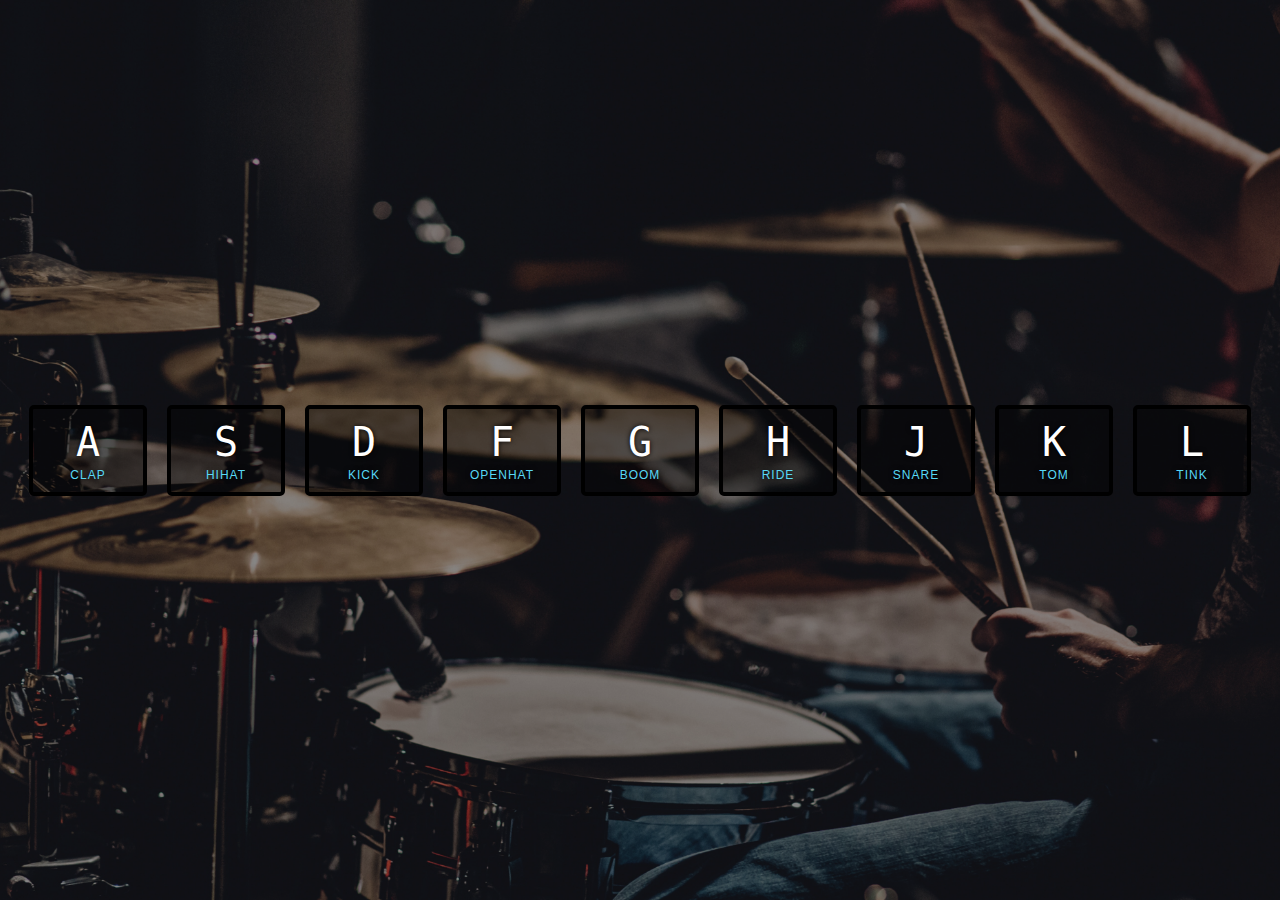
<file: Drum-Player/index.html>
<!DOCTYPE html>
<html lang="en">
<head>
  <meta charset="UTF-8">
  <title>Drum Player</title>
  <link rel="stylesheet" href="./css/style.css">
</head>
<body>


  <div class="keys">
    <div data-key="65" class="key">
      <kbd>A</kbd>
      <span class="sound">clap</span>
    </div>
    <div data-key="83" class="key">
      <kbd>S</kbd>
      <span class="sound">hihat</span>
    </div>
    <div data-key="68" class="key">
      <kbd>D</kbd>
      <span class="sound">kick</span>
    </div>
    <div data-key="70" class="key">
      <kbd>F</kbd>
      <span class="sound">openhat</span>
    </div>
    <div data-key="71" class="key">
      <kbd>G</kbd>
      <span class="sound">boom</span>
    </div>
    <div data-key="72" class="key">
      <kbd>H</kbd>
      <span class="sound">ride</span>
    </div>
    <div data-key="74" class="key">
      <kbd>J</kbd>
      <span class="sound">snare</span>
    </div>
    <div data-key="75" class="key">
      <kbd>K</kbd>
      <span class="sound">tom</span>
    </div>
    <div data-key="76" class="key">
      <kbd>L</kbd>
      <span class="sound">tink</span>
    </div>
  </div>

  <audio data-key="65" src="sounds/clap.wav"></audio>
  <audio data-key="83" src="sounds/hihat.wav"></audio>
  <audio data-key="68" src="sounds/kick.wav"></audio>
  <audio data-key="70" src="sounds/openhat.wav"></audio>
  <audio data-key="71" src="sounds/boom.wav"></audio>
  <audio data-key="72" src="sounds/ride.wav"></audio>
  <audio data-key="74" src="sounds/snare.wav"></audio>
  <audio data-key="75" src="sounds/tom.wav"></audio>
  <audio data-key="76" src="sounds/tink.wav"></audio>

  <script src="./js/script.js"></script>
</body>
</html>
</file>
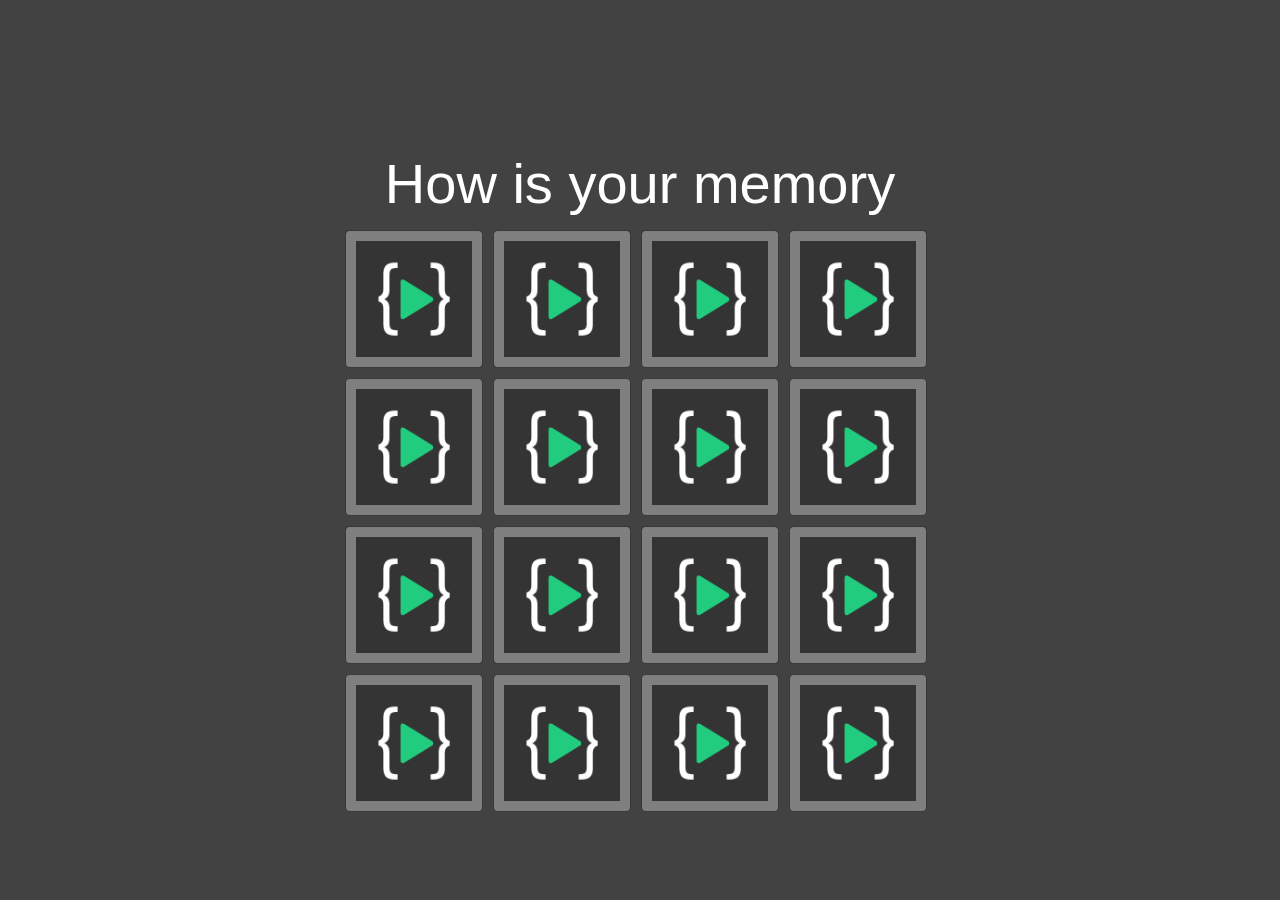
<file: memory-puzzle/index.html>
<!DOCTYPE html>
<html>
  <head>
    <meta charset="UTF-8" />
    <title>Memory Puzzle</title>
    <link rel="icon" href="images/lco.png" sizes="16x16" type="image/png" />
    <link
      rel="stylesheet"
      href="https://stackpath.bootstrapcdn.com/bootstrap/4.5.0/css/bootstrap.min.css"
    />
    <link rel="stylesheet" href="css/styles.css" />
  </head>
  <body>
    <div class="gameContainer">
      <div class="container">
        <h1 class="text-center text-white display-4">How is your memory</h1>
      </div>
      <div class="card" data-image="evilface">
        <img src="images/evilface.png" class="front flip" alt="evilface" />
        <img src="images/lco.png" class="back" alt="lco" />
      </div>
      <div class="card" data-image="evilface">
        <img src="images/evilface.png" class="front" alt="evilface" />
        <img src="images/lco.png" class="back" alt="lco" />
      </div>
      <div class="card" data-image="angryface">
        <img src="images/angryface.png" class="front" alt="angryface" />
        <img src="images/lco.png" class="back" alt="lco" />
      </div>
      <div class="card" data-image="angryface">
        <img src="images/angryface.png" class="front" alt="angryface" />
        <img src="images/lco.png" class="back" alt="lco" />
      </div>
      <div class="card" data-image="coolface">
        <img src="images/coolface.png" class="front" alt="coolface" />
        <img src="images/lco.png" class="back" alt="lco" />
      </div>
      <div class="card" data-image="coolface">
        <img src="images/coolface.png" class="front" alt="coolface" />
        <img src="images/lco.png" class="back" alt="lco" />
      </div>
      <div class="card" data-image="feverface">
        <img src="images/feverface.png" class="front" alt="feverface" />
        <img src="images/lco.png" class="back" alt="feverface" />
      </div>
      <div class="card" data-image="feverface">
        <img src="images/feverface.png" class="front" alt="feverface" />
        <img src="images/lco.png" class="back" alt="feverface" />
      </div>
      <div class="card" data-image="vomitface">
        <img src="images/vomitface.png" class="front" alt="vomitface" />
        <img src="images/lco.png" class="back" alt="vomitface" />
      </div>
      <div class="card" data-image="vomitface">
        <img src="images/vomitface.png" class="front" alt="vomitface" />
        <img src="images/lco.png" class="back" alt="lco" />
      </div>
      <div class="card" data-image="sneezeface">
        <img src="images/sneezeface.png" class="front" alt="sneezeface" />
        <img src="images/lco.png" class="back" alt="lco" />
      </div>
      <div class="card" data-image="sneezeface">
        <img src="images/sneezeface.png" class="front" alt="sneezeface" />
        <img src="images/lco.png" class="back" alt="lco" />
      </div>
      <div class="card" data-image="mindblownface">
        <img src="images/mindblownface.png" class="front" alt="mindblownface" />
        <img src="images/lco.png" class="back" alt="lco" />
      </div>
      <div class="card" data-image="mindblownface">
        <img src="images/mindblownface.png" class="front" alt="mindblownface" />
        <img src="images/lco.png" class="back" alt="lco" />
      </div>
      <div class="card" data-image="thinkingface">
        <img src="images/thinkingface.png" class="front" alt="thinkingface" />
        <img src="images/lco.png" class="back" alt="lco" />
      </div>
      <div class="card" data-image="thinkingface">
        <img src="images/thinkingface.png" class="front" alt="thinkingface" />
        <img src="images/lco.png" class="back" alt="lco" />
      </div>
    </div>
    <script src="js/index.js"></script>
  </body>
</html>
</file>
<file: Drum-Player/css/style.css>
html {
  font-size: 10px;
  background: url("../images/background.png") bottom center;
  background-size: cover;
}

body,
html {
  margin: 0;
  padding: 0;
  font-family: sans-serif;
}

.keys {
  display: flex;
  flex: 1;
  min-height: 100vh;
  align-items: center;
  justify-content: center;
}

.key {
  border: 0.4rem solid black;
  border-radius: 0.5rem;
  margin: 1rem;
  font-size: 1.5rem;
  padding: 1rem 0.5rem;
  transition: all 0.07s ease;
  width: 10rem;
  text-align: center;
  color: white;
  background: rgba(0, 0, 0, 0.4);
  text-shadow: 0 0 0.5rem black;
}

.playing {
  transform: scale(1.1);
  border-color: #58d8f5;
  box-shadow: 0 0 1rem #58d8f5;
}

kbd {
  display: block;
  font-size: 4rem;
}

.sound {
  font-size: 1.2rem;
  text-transform: uppercase;
  letter-spacing: 0.1rem;
  color: #58d8f5;
}
</file>
<file: memory-puzzle/css/styles.css>
* {
  margin: 0;
  padding: 0;
  box-sizing: border-box;
}

body {
  height: 100vh;
  background-color: rgb(66, 66, 66);
  display: flex;
}

.gameContainer {
  width: 600px;
  height: 600px;
  margin: auto;
  display: flex;
  flex-wrap: wrap;
  perspective: 1000px;
}

.card {
  width: 23%;
  height: 23%;
  margin: 5px;
  position: relative;
  transform-style: preserve-3d;
  transition: transform 0.3s;
  cursor: pointer;
  background-color: transparent;
}

.card:active {
  transform: scale(0.95);
  transition: transform 0.2s ease-in-out;
}

.card.flip {
  transform: rotateY(180deg);
  cursor: pointer;
}

.front,
.back {
  background-color: #807f7f;
  width: 100%;
  height: 100%;
  padding: 10px;
  border-radius: 4px;
  position: absolute;
  backface-visibility: hidden;
}

.front {
  transform: rotateY(180deg);
}
</file>
